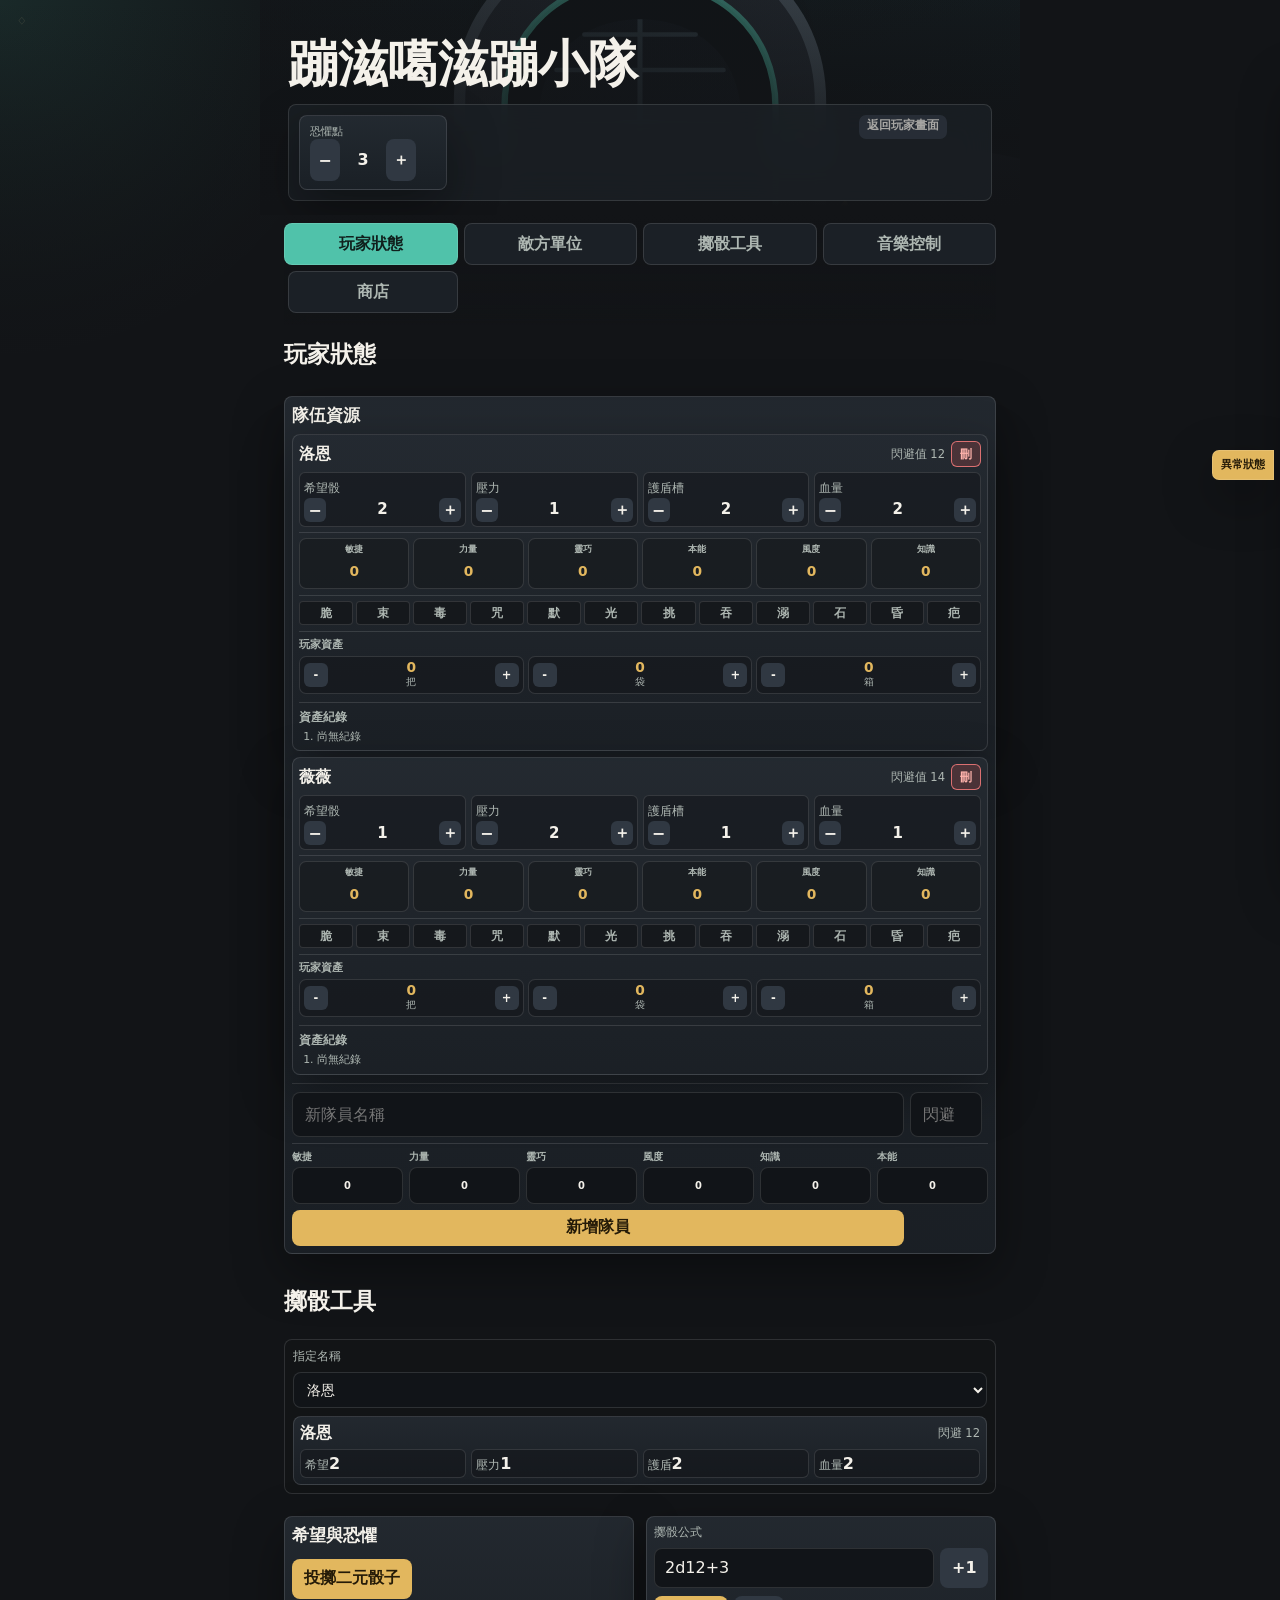
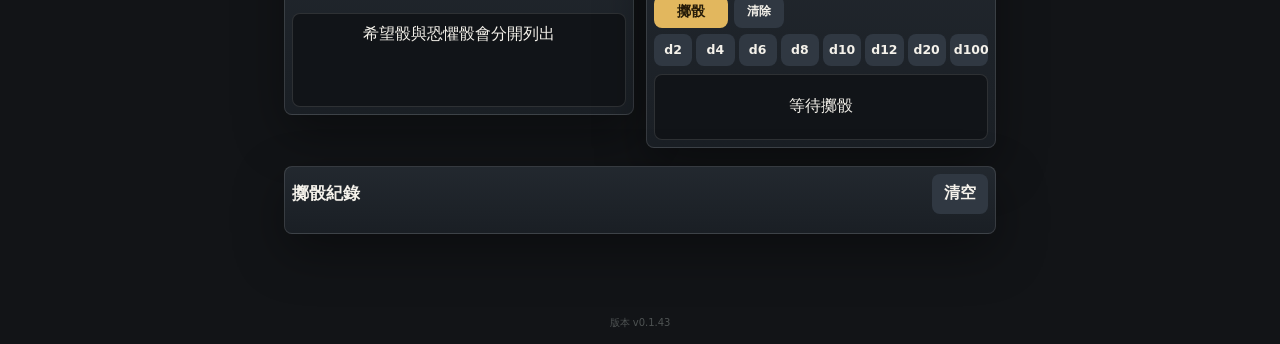
<file: index.html>
<!doctype html>
<html lang="zh-Hant">
  <head>
    <meta charset="utf-8" />
    <meta name="viewport" content="width=device-width, initial-scale=1, viewport-fit=cover" />
    <meta name="theme-color" content="#121417" />
    <meta name="description" content="蹦滋噶滋蹦小隊的手機跑團助手 PWA。" />
    <link rel="manifest" href="manifest.webmanifest" />
    <link rel="icon" href="assets/icon.svg" type="image/svg+xml" />
    <link rel="stylesheet" href="styles.css?v=25" />
    <title>蹦滋噶滋蹦小隊</title>
  </head>
  <body>
    <div class="app-shell">
      <header class="hero">
        <img class="hero__image" src="assets/scene-gate.svg" alt="地下入口場景圖" />
        <div class="hero__overlay"></div>
        <div class="hero__content">
          <p class="eyebrow">TRPG Table Companion</p><h1>蹦滋噶滋蹦小隊</h1><p class="hero__copy">DM 管理玩家、怪物、骰子與音樂；玩家管理自己的角色並查看公開資訊。</p>
          <div class="mode-switch" aria-label="介面模式"><button class="mode-switch__button is-active" data-mode="dm" type="button">DM 介面</button><button class="mode-switch__button" data-mode="player" type="button">玩家介面</button></div>
          <div class="session-strip"><div><span>目前場景</span><input class="scene-title-input" id="sceneNameInput" value="裂牙門入口" /></div><button class="ghost-button" id="installButton" hidden type="button">安裝</button><span class="status-pill">v0.1.11 玩家排版一致版</span></div>
        </div>
      </header>
      <main>
        <nav class="tabbar dm-only" aria-label="DM 工具"><button class="tabbar__button is-active" data-tab="dashboard" type="button">玩家</button><button class="tabbar__button" data-tab="combat" type="button">怪物</button><button class="tabbar__button" data-tab="dice" type="button">骰子</button><button class="tabbar__button" data-tab="audio" type="button">音樂</button></nav>
        <section class="tab-panel is-active dm-panel" id="dashboard"><div class="section-heading"><p class="eyebrow">Players</p><h2>玩家狀態</h2></div><section class="tool-card roster-card"><div class="card-header compact-header"><div><p class="eyebrow">Party</p><h3>玩家列表</h3></div></div><div class="roster" id="characterList"></div><form class="compact-form bottom-add-form" id="characterForm"><input id="characterName" placeholder="新玩家名稱" /><input id="characterEvasion" inputmode="numeric" placeholder="閃避" /><button class="primary-button" type="submit">新增玩家</button></form></section><div class="quick-grid"><article class="tool-card metric-card"><span>恐懼點</span><div class="counter"><button aria-label="減少恐懼點" data-counter="fear" data-step="-1" type="button">−</button><strong id="fearValue">3</strong><button aria-label="增加恐懼點" data-counter="fear" data-step="1" type="button">＋</button></div></article><article class="tool-card metric-card"><span>希望池</span><div class="counter"><button aria-label="減少希望池" data-counter="hope" data-step="-1" type="button">−</button><strong id="hopeValue">2</strong><button aria-label="增加希望池" data-counter="hope" data-step="1" type="button">＋</button></div></article></div></section>
        <section class="tab-panel dm-panel" id="combat"><div class="section-heading"><p class="eyebrow">Enemies</p><h2>怪物狀態</h2></div><section class="tool-card round-card"><div><p class="eyebrow">Round</p><h3>回合 <span id="roundCounter">0</span></h3></div><button class="primary-button" id="nextRoundButton" type="button">下一回合</button></section><section class="monster-list" id="monsterList"></section><section class="tool-card bottom-add-card"><form class="inline-form" id="monsterForm"><label class="field"><span>怪物名稱</span><input id="monsterName" placeholder="裂牙守衛" /></label><label class="field field--small"><span>血量</span><input id="monsterHp" inputmode="numeric" placeholder="6" /></label><label class="field field--small"><span>壓力</span><input id="monsterStress" inputmode="numeric" placeholder="3" /></label><label class="field field--small"><span>難度</span><input id="monsterDifficulty" inputmode="numeric" placeholder="12" /></label><label class="field field--small"><span>攻擊</span><input id="monsterAttack" placeholder="+2" /></label><label class="field field--small"><span>閾值</span><input id="monsterThreshold" placeholder="8/16" /></label><label class="field field--small"><span>傷害</span><input id="monsterDamage" placeholder="1d8+2" /></label><button class="primary-button" type="submit">加入</button></form></section></section>
        <section class="tab-panel dm-panel" id="dice"><div class="section-heading"><p class="eyebrow">Roller</p><h2>骰子工具</h2></div><section class="tool-card dice-card"><div class="card-header"><div><p class="eyebrow">Duality</p><h3>二元骰子投擲</h3></div></div><div class="duality-actions"><button class="primary-button" id="dualityRollButton" type="button">投擲二元骰子</button></div><div class="roll-result duality-result" id="dualityResult"><span>希望骰與恐懼骰會分開列出</span></div></section><section class="tool-card dice-card compact-dice-card"><label class="field compact-field"><span>擲骰公式</span><div class="formula-input-row"><input id="diceFormula" value="2d12+3" autocomplete="off" /><button class="text-button formula-plus-button" id="addFormulaOneButton" type="button">+1</button></div></label><div class="dice-command-row"><button class="primary-button" id="rollButton" type="button">擲骰</button><button class="text-button clear-formula-button" id="clearFormulaButton" type="button">清除</button></div><div class="dice-actions"><div class="dice-palette" aria-label="增加骰子"><button class="text-button" data-formula="1d2" type="button">d2</button><button class="text-button" data-formula="1d4" type="button">d4</button><button class="text-button" data-formula="1d6" type="button">d6</button><button class="text-button" data-formula="1d8" type="button">d8</button><button class="text-button" data-formula="1d10" type="button">d10</button><button class="text-button" data-formula="1d12" type="button">d12</button><button class="text-button" data-formula="1d20" type="button">d20</button><button class="text-button" data-formula="1d100" type="button">d100</button></div></div><div class="roll-result" id="rollResult"><span>等待擲骰</span></div></section><section class="tool-card roll-history-card"><div class="card-header"><div><p class="eyebrow">History</p><h3>擲骰紀錄</h3></div><button class="text-button" id="clearRollsButton" type="button">清空</button></div><ol class="roll-log" id="rollLog"></ol></section></section>
        <section class="tab-panel dm-panel" id="audio"><div class="section-heading"><p class="eyebrow">Audio</p><h2>音樂控制</h2></div><section class="tool-card audio-card"><div class="card-header"><div><p class="eyebrow">Music</p><h3>背景音樂與音效</h3></div><span class="status-pill" id="audioStatus">未播放</span></div><div class="audio-grid"><button class="primary-button" data-bgm="calm" type="button">背景：探索</button><button class="primary-button" data-bgm="tension" type="button">背景：緊張</button><button class="text-button" id="stopBgmButton" type="button">停止背景</button><button class="text-button" data-sfx="reveal" type="button">音效：線索</button><button class="text-button" data-sfx="hit" type="button">音效：受擊</button><button class="text-button" data-sfx="danger" type="button">音效：危險</button></div></section></section>
        <section class="tab-panel dm-panel" id="notes" hidden><label class="field"><span>場景名稱</span><input id="sceneInput" value="裂牙門入口" /></label><label class="field"><span>公開線索</span><textarea id="publicNotes" rows="5"></textarea></label><label class="field"><span>DM 私密筆記</span><textarea id="gmNotes" rows="7"></textarea></label></section>
        <section class="player-panel" id="playerPanel" hidden><div class="section-heading"><p class="eyebrow">Player View</p><h2>玩家面板</h2></div><section class="tool-card"><div class="card-header"><div><p class="eyebrow">Character</p><h3>我的角色</h3></div></div><label class="field"><span>選擇角色</span><select id="playerCharacterSelect"></select></label><div id="playerCharacterCard"></div></section><section class="tool-card"><div class="card-header"><div><p class="eyebrow">Public Info</p><h3>公開資訊</h3></div></div><div class="public-board"><span>目前場景</span><strong id="playerSceneName">裂牙門入口</strong><p id="playerPublicNotes"></p></div></section><section class="tool-card"><div class="card-header"><div><p class="eyebrow">Roll</p><h3>玩家擲骰</h3></div></div><label class="field"><span>擲骰公式</span><input id="playerDiceFormula" value="2d12" autocomplete="off" /></label><div class="dice-actions"><button class="primary-button" id="playerRollButton" type="button">擲骰</button><button class="text-button" data-player-formula="1d20" type="button">d20</button><button class="text-button" data-player-formula="2d12" type="button">雙 d12</button><button class="text-button" data-player-formula="1d6" type="button">d6</button></div><div class="roll-result" id="playerRollResult"><span>等待擲骰</span></div></section></section>
      </main>
    </div>
    <script src="app.js?v=28" defer></script>
    <script src="sync-fix.js?v=32" defer></script>
    <script src="ui-layout-fix.js?v=39" defer></script>
    <script src="interaction-fix.js?v=39" defer></script>
    <script src="view-mode-fix.js?v=39" defer></script>
  </body>
</html>
</file>
<file: styles.css>
:root{color-scheme:dark;--bg:#121417;--panel:#1b2026;--panel2:#242a31;--text:#f4f1ea;--muted:#aeb7b2;--line:rgba(255,255,255,.12);--red:#d95757;--teal:#50c2aa;--gold:#e2b75e;--blue:#6fa8dc;--shadow:0 18px 50px rgba(0,0,0,.36);font-family:Inter,ui-sans-serif,system-ui,-apple-system,BlinkMacSystemFont,"Segoe UI",sans-serif}*{box-sizing:border-box}html{background:var(--bg)}body{margin:0;min-width:320px;background:linear-gradient(180deg,rgba(18,20,23,0) 0,var(--bg) 460px),radial-gradient(circle at top left,rgba(80,194,170,.12),transparent 360px),var(--bg);color:var(--text)}button,input,textarea,select{font:inherit}button{border:0;cursor:pointer}.app-shell{width:min(100%,760px);margin:0 auto;padding-bottom:max(24px,env(safe-area-inset-bottom))}.hero{position:relative;min-height:460px;display:flex;align-items:end;overflow:hidden}body[data-mode=dm] .hero{min-height:215px}body[data-mode=dm] .hero__content{padding-top:18px;padding-bottom:14px}body[data-mode=dm] .hero__copy{display:none}body[data-mode=dm] h1{font-size:clamp(1.95rem,10vw,3.1rem)}body[data-mode=dm] .session-strip,body[data-mode=dm] .mode-switch{margin-top:8px}body[data-mode=dm] .session-strip{padding:10px}body[data-mode=dm] .mode-switch{padding:4px}.hero__image{position:absolute;inset:0;width:100%;height:100%;object-fit:cover}.hero__overlay{position:absolute;inset:0;background:linear-gradient(180deg,rgba(18,20,23,.08),rgba(18,20,23,.42) 36%,var(--bg) 96%),linear-gradient(90deg,rgba(18,20,23,.7),rgba(18,20,23,.12))}.hero__content{position:relative;width:100%;padding:28px 18px 24px}.eyebrow{margin:0 0 8px;color:var(--teal);font-size:.76rem;font-weight:760;letter-spacing:0;text-transform:uppercase}h1,h2,h3,p{overflow-wrap:anywhere}h1{margin:0;font-size:clamp(2.8rem,18vw,5.8rem);line-height:.92;letter-spacing:0}h2,h3{margin:0;letter-spacing:0}h2{font-size:1.45rem}h3{font-size:1.05rem}.hero__copy{max-width:34rem;margin:16px 0 0;color:rgba(244,241,234,.86);line-height:1.65}.session-strip,.mode-switch{border:1px solid var(--line);border-radius:8px;background:rgba(18,20,23,.58);backdrop-filter:blur(16px)}.session-strip{display:flex;justify-content:space-between;gap:12px;align-items:center;margin-top:24px;padding:14px;background:rgba(27,32,38,.78)}.mode-switch{display:grid;grid-template-columns:1fr 1fr;gap:8px;margin-top:22px;padding:6px}.mode-switch__button{min-height:42px;border-radius:8px;background:transparent;color:var(--muted);font-weight:850}.mode-switch__button.is-active{background:var(--gold);color:#251b08}.session-strip span,.metric-card span,.field span{display:block;color:var(--muted);font-size:.78rem}.scene-title-input{min-height:32px;margin-top:4px;padding:4px 0;border:0;border-bottom:1px solid rgba(226,183,94,.55);border-radius:0;background:transparent;color:var(--text);font-size:1rem;font-weight:850}main{padding:0 14px 28px}.tabbar{position:sticky;top:0;z-index:5;display:grid;grid-template-columns:repeat(4,1fr);gap:6px;padding:8px 0 12px;background:linear-gradient(180deg,var(--bg),rgba(18,20,23,.82));backdrop-filter:blur(12px)}.tabbar__button{min-height:42px;border-radius:8px;background:var(--panel);color:var(--muted);border:1px solid var(--line);font-weight:700}.tabbar__button.is-active{background:var(--teal);color:#10201d}.tab-panel{display:none;padding-top:14px}.tab-panel.is-active{display:block}.section-heading{margin:0 0 14px}.quick-grid{display:grid;grid-template-columns:1fr 1fr;gap:10px}.tool-card,.monitor-card{border:1px solid var(--line);background:linear-gradient(180deg,rgba(36,42,49,.96),rgba(27,32,38,.96));border-radius:8px;box-shadow:var(--shadow)}.tool-card{padding:14px;margin-bottom:12px}body[data-mode=dm] .tool-card{padding:7px;margin-bottom:6px}.metric-card{min-height:132px;display:flex;flex-direction:column;justify-content:space-between}.counter{display:grid;grid-template-columns:42px 1fr 42px;align-items:center;gap:8px}.counter button,.icon-button{width:42px;height:42px;border-radius:8px;background:#303842;color:var(--text);font-weight:900}.counter strong{text-align:center;font-size:2.2rem;line-height:1}.card-header{display:flex;justify-content:space-between;align-items:center;gap:12px;margin-bottom:12px}.compact-header{margin-bottom:7px}.roster,.monster-list{display:grid;gap:6px}.monitor-card{padding:6px}.monitor-card__top{display:flex;justify-content:space-between;gap:8px;align-items:center;margin-bottom:5px}.monitor-card__top strong{font-size:.98rem}.monitor-card__meta{display:flex;align-items:center;gap:6px}.danger-delete-button{min-width:30px;height:26px;padding:0 7px;border-radius:6px;border:1px solid rgba(255,128,128,.8);background:rgba(217,87,87,.22);color:#ffb4ad;font-size:.72rem;font-weight:900}.danger-delete-button:active{background:rgba(217,87,87,.5);transform:translateY(1px)}.monitor-card__top span,.stat-control span,.status-pill{color:var(--muted);font-size:.72rem}.stat-grid{display:grid;grid-template-columns:repeat(4,minmax(0,1fr));gap:5px}.stat-control,.monster-roll-panel{min-width:0;padding:4px;border-radius:6px;background:rgba(18,20,23,.48);border:1px solid var(--line)}.stat-control__row{display:grid;grid-template-columns:22px 1fr 22px;gap:3px;align-items:center;margin-top:2px}.stat-control__row button{min-width:22px;height:24px;border-radius:6px;background:#303842;color:var(--text);font-weight:900;padding:0}.stat-control__row strong{text-align:center;font-size:.94rem;line-height:1}.status-row{display:grid;grid-template-columns:repeat(12,minmax(0,1fr));gap:3px;margin-top:6px;padding-top:5px;border-top:1px solid var(--line)}.status-token{min-width:0;min-height:24px;padding:0;border-radius:4px;border:1px solid var(--line);background:rgba(18,20,23,.7);color:var(--muted);font-size:.72rem;font-weight:900}.status-token.is-active{background:rgba(226,183,94,.24);border-color:rgba(226,183,94,.88);color:var(--gold);box-shadow:0 0 0 1px rgba(226,183,94,.15)}.monster-card{border-color:rgba(217,87,87,.36)}.round-card{display:flex;align-items:center;justify-content:space-between;gap:12px}.round-card h3{font-size:1.2rem}.monster-roll-panel span{display:block;color:var(--muted);font-size:.72rem}.monster-roll-panel strong{display:block;margin-top:2px;color:var(--gold);font-size:1rem;line-height:1;text-align:center}.monster-roll-panel em{display:block;margin-top:4px;color:var(--red);font-size:.72rem;font-style:normal;font-weight:900;text-align:center}.monster-roll-panel.is-crit{border-color:rgba(217,87,87,.9);background:rgba(217,87,87,.18);box-shadow:0 0 0 2px rgba(217,87,87,.18)}.monster-detail-grid{display:grid;grid-template-columns:repeat(4,minmax(0,1fr));gap:6px;margin-top:8px}.monster-field,.monster-traits{display:grid;gap:4px}.monster-field span,.monster-traits span{color:var(--muted);font-size:.72rem}.monster-field input{min-height:34px;padding:7px 8px}.monster-traits{margin-top:8px}.monster-traits textarea{min-height:62px;padding:8px}.audio-card{border-color:rgba(226,183,94,.34)}.audio-grid{display:grid;grid-template-columns:repeat(2,1fr);gap:8px}.status-pill{padding:7px 10px;border-radius:999px;background:#111418;border:1px solid var(--line);white-space:nowrap}.text-button,.ghost-button,.primary-button{min-height:40px;border-radius:8px;padding:0 12px;font-weight:800}.text-button,.ghost-button{background:#303842;color:var(--text)}.primary-button{background:var(--gold);color:#251b08}.field{display:grid;gap:7px;margin-bottom:12px}.field--small{max-width:96px}.compact-form{display:grid;grid-template-columns:1fr 72px auto;gap:6px;margin-bottom:8px}.bottom-add-form{margin-top:8px;margin-bottom:0;padding-top:8px;border-top:1px solid var(--line)}.bottom-add-card{margin-top:8px}.compact-form input,.compact-form button{min-height:36px}input,textarea,select{width:100%;border:1px solid var(--line);border-radius:8px;background:#111418;color:var(--text);padding:12px;outline:none}textarea{resize:vertical;line-height:1.55}input:focus,textarea:focus,select:focus{border-color:var(--teal);box-shadow:0 0 0 3px rgba(80,194,170,.16)}select{min-height:44px}.dice-actions{margin-top:6px}.dice-command-row{display:grid;grid-template-columns:74px 50px;gap:6px;align-items:center}.formula-input-row{display:grid;grid-template-columns:1fr 48px;gap:6px}.dice-palette{display:grid;grid-template-columns:repeat(8,minmax(0,1fr));gap:4px}.dice-palette button{min-width:0}.compact-dice-card{padding:8px}.compact-field{margin-bottom:8px}.compact-field input{min-height:40px;padding:9px 10px}.compact-dice-card .dice-actions button,.compact-dice-card .dice-command-row button{min-height:32px;padding:0 4px;font-size:.78rem}.compact-dice-card #rollButton{font-size:.9rem}.compact-dice-card .clear-formula-button{min-height:30px;font-size:.72rem;align-self:center}.roll-result{margin-top:14px;min-height:94px;display:grid;place-items:center;border-radius:8px;background:#111418;border:1px solid var(--line);text-align:center}.compact-dice-card .roll-result{min-height:66px;margin-top:8px}.roll-result strong{display:block;font-size:2.8rem;line-height:1}.compact-dice-card .roll-result strong{font-size:2rem}.duality-result{align-items:stretch;padding:10px}.duality-grid{display:grid;grid-template-columns:repeat(3,1fr);gap:8px;width:100%}.duality-grid div{padding:8px;border-radius:8px;background:rgba(36,42,49,.8);border:1px solid var(--line)}.duality-grid .is-hope-high{border-color:rgba(80,194,170,.85);background:rgba(80,194,170,.18)}.duality-grid .is-hope-high strong{color:var(--teal)}.duality-grid .is-fear-high{border-color:rgba(217,87,87,.85);background:rgba(217,87,87,.18)}.duality-grid .is-fear-high strong{color:var(--red)}.duality-grid span{display:block;color:var(--muted);font-size:.72rem}.duality-grid strong{margin-top:4px;font-size:2rem}.roll-log{display:grid;gap:8px;margin:0;padding-left:20px}.roll-log li{color:rgba(244,241,234,.86);line-height:1.45}.inline-form{display:grid;grid-template-columns:minmax(150px,1fr) repeat(6,minmax(70px,.7fr)) auto;gap:8px;align-items:end}.player-panel{padding-top:14px}.public-board{display:grid;gap:8px}.public-board span,.empty-text{color:var(--muted)}.public-board strong{font-size:1.3rem}.public-board p{margin:4px 0 0;line-height:1.65;color:rgba(244,241,234,.88)}@media (min-width:720px){.hero__content{padding:44px 28px 28px}main{padding-inline:24px}.tab-panel.is-active,.player-panel:not([hidden]){display:grid;grid-template-columns:1fr 1fr;gap:12px;align-items:start}.section-heading{grid-column:1/-1}.roster-card,.audio-card,#dice .tool-card:last-child,#notes .tool-card,.player-panel .tool-card{grid-column:1/-1}}@media (max-width:430px){.dice-actions,.inline-form,.audio-grid,.compact-form{grid-template-columns:1fr}.dice-palette{grid-template-columns:repeat(8,minmax(0,1fr))}.field--small{max-width:none}.stat-grid{grid-template-columns:repeat(4,minmax(0,1fr))}.monster-detail-grid{grid-template-columns:repeat(2,minmax(0,1fr))}}
</file>
